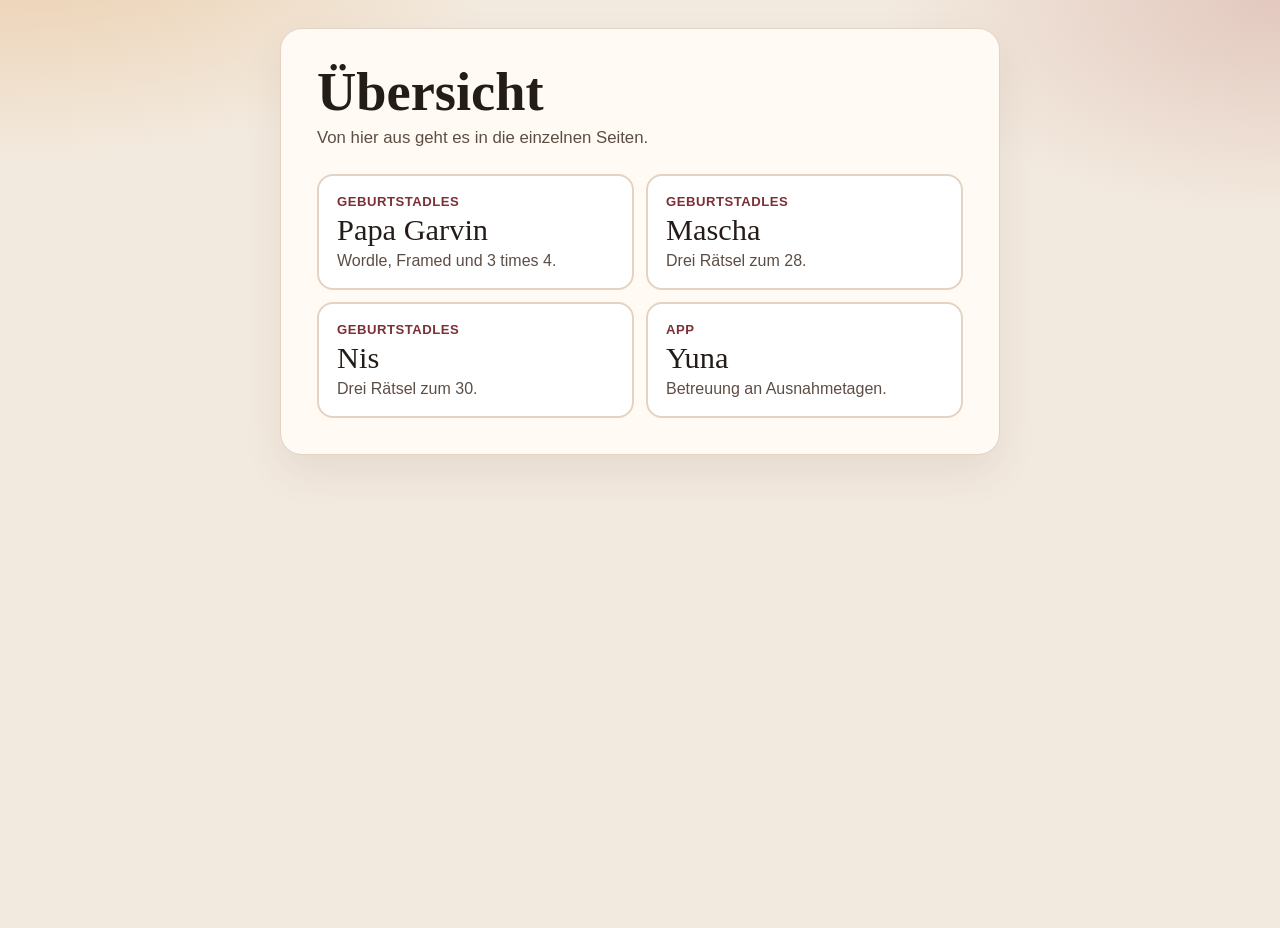
<file: index.html>
<!doctype html>
<html lang="de">
  <head>
    <meta charset="utf-8" />
    <meta name="viewport" content="width=device-width, initial-scale=1" />
    <meta name="description" content="Übersicht der Seiten von Lenja Vollmer." />
    <meta name="theme-color" content="#f3eadf" />
    <title>Übersicht</title>
    <link rel="icon" href="favicon.svg" type="image/svg+xml" />
    <link rel="stylesheet" href="css/menu.css" />
  </head>
  <body>
    <a class="skip" href="#menu">Zum Inhalt</a>
    <main class="sheet" id="menu">
      <h1>Übersicht</h1>
      <p class="lede">Von hier aus geht es in die einzelnen Seiten.</p>
      <nav class="choices" aria-label="Unterseiten">
        <a class="choice" href="garvin/">
          <span class="choice-kicker">Geburtstadles</span>
          <span class="choice-title">Papa Garvin</span>
          <span class="choice-text">Wordle, Framed und 3 times 4.</span>
        </a>
        <a class="choice" href="mascha/">
          <span class="choice-kicker">Geburtstadles</span>
          <span class="choice-title">Mascha</span>
          <span class="choice-text">Drei Rätsel zum 28.</span>
        </a>
        <a class="choice" href="nis/">
          <span class="choice-kicker">Geburtstadles</span>
          <span class="choice-title">Nis</span>
          <span class="choice-text">Drei Rätsel zum 30.</span>
        </a>
        <a class="choice" href="yuna/">
          <span class="choice-kicker">App</span>
          <span class="choice-title">Yuna</span>
          <span class="choice-text">Betreuung an Ausnahmetagen.</span>
        </a>
      </nav>
    </main>
  </body>
</html>
</file>
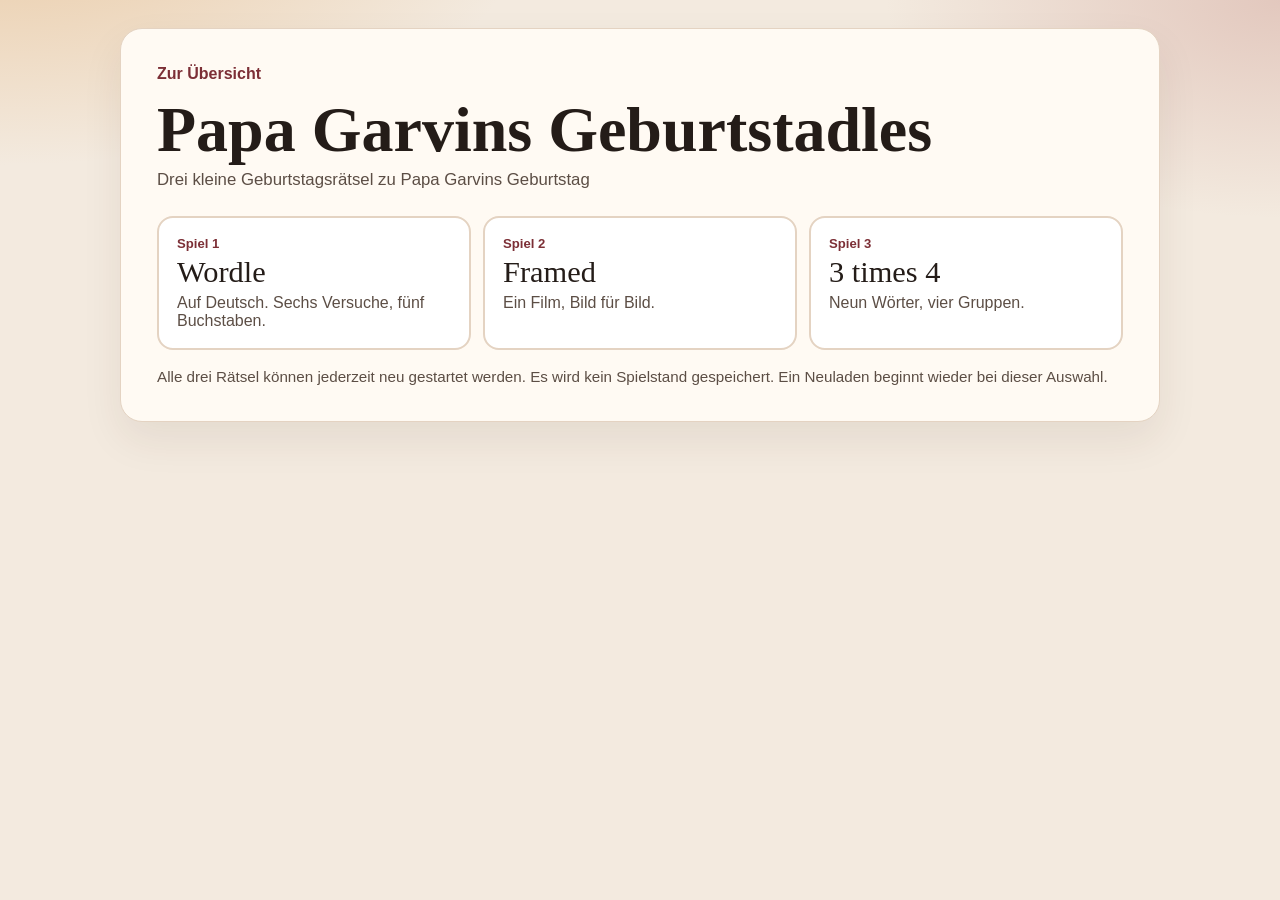
<file: garvin/index.html>
<!doctype html>
<html lang="de">
  <head>
    <meta charset="utf-8" />
    <meta name="viewport" content="width=device-width, initial-scale=1" />
    <meta name="description" content="Papa Garvins Geburtstadles. Drei kleine Geburtstagsrätsel, ohne gespeicherten Spielstand." />
    <meta name="theme-color" content="#f3eadf" />
    <title>Papa Garvins Geburtstadles</title>
    <link rel="icon" href="favicon.svg" type="image/svg+xml" />
    <link rel="stylesheet" href="css/styles.css?v=13" />
  </head>
  <body>
    <a class="skip" href="#app">Zum Inhalt</a>
    <div class="festive" id="festive" aria-hidden="true"></div>
    <div id="app"></div>
    <script type="module" src="js/main.js?v=13"></script>
  </body>
</html>
</file>
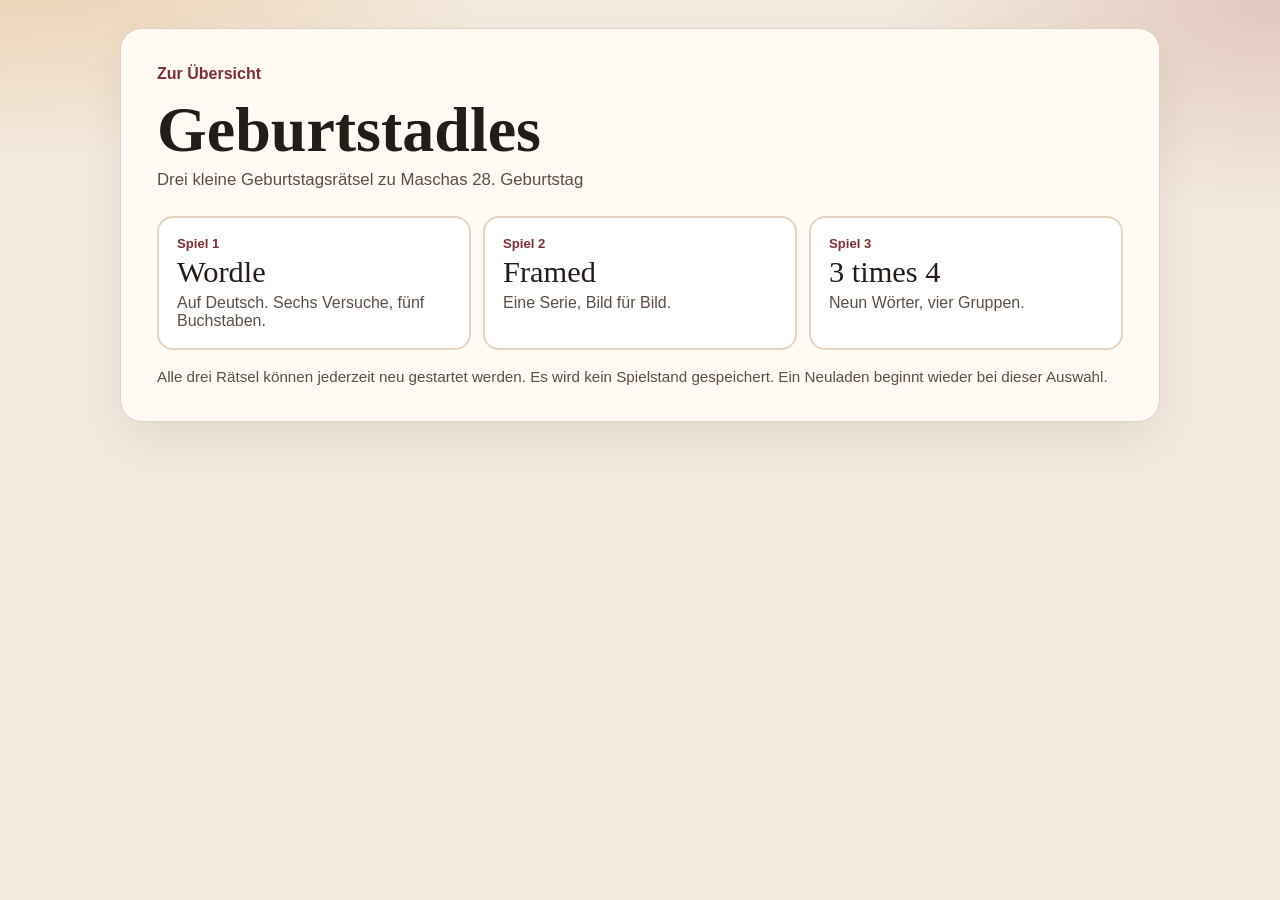
<file: mascha/index.html>
<!doctype html>
<html lang="de">
  <head>
    <meta charset="utf-8" />
    <meta name="viewport" content="width=device-width, initial-scale=1" />
    <meta name="description" content="Geburtstadles. Drei kleine Geburtstagsrätsel zu Maschas 28. Geburtstag, ohne gespeicherten Spielstand." />
    <meta name="theme-color" content="#f3eadf" />
    <title>Geburtstadles</title>
    <link rel="icon" href="favicon.svg" type="image/svg+xml" />
    <link rel="stylesheet" href="css/styles.css?v=7" />
  </head>
  <body>
    <a class="skip" href="#app">Zum Inhalt</a>
    <div class="festive" id="festive" aria-hidden="true"></div>
    <div id="app"></div>
    <script type="module" src="js/main.js?v=8"></script>
  </body>
</html>
</file>
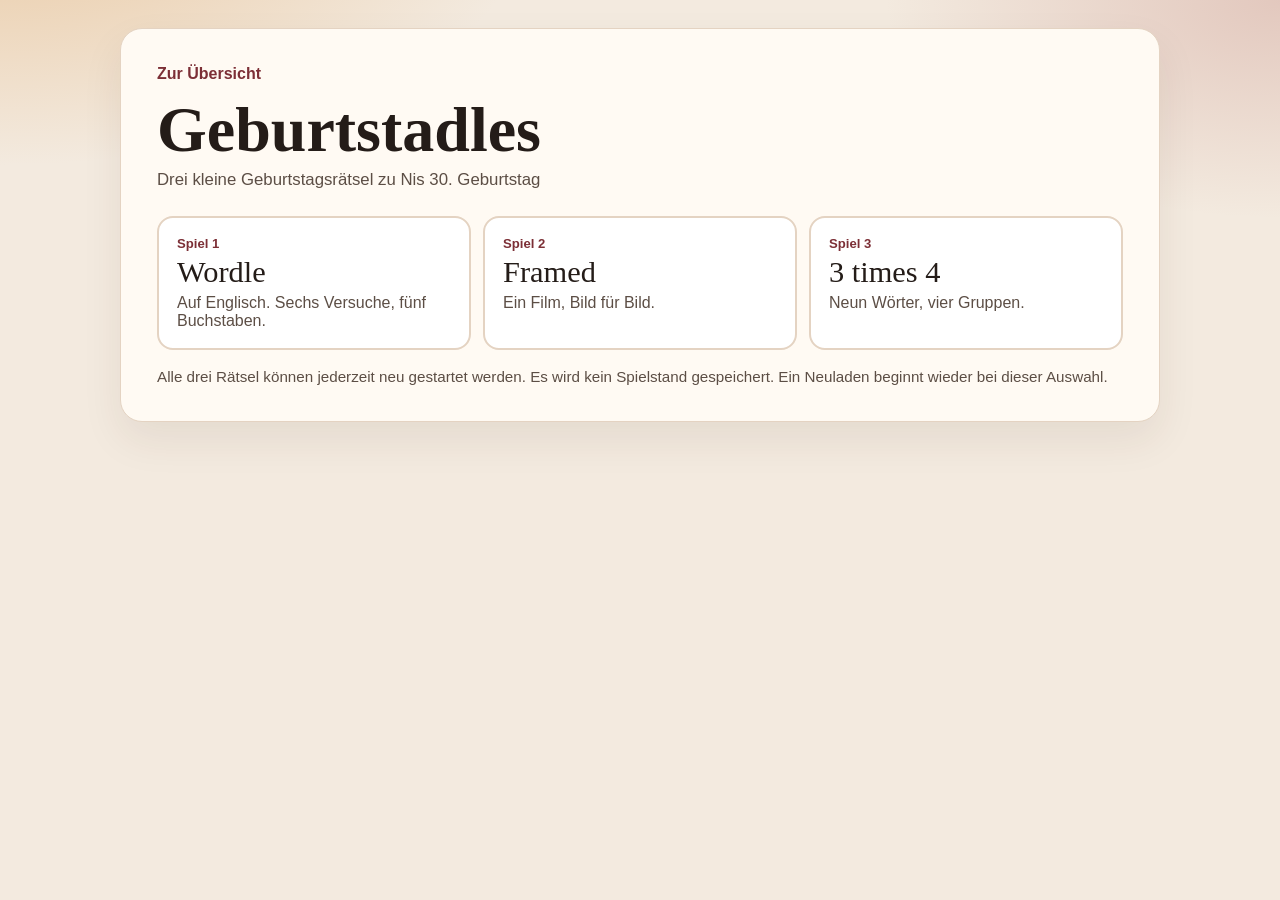
<file: nis/index.html>
<!doctype html>
<html lang="de">
  <head>
    <meta charset="utf-8" />
    <meta name="viewport" content="width=device-width, initial-scale=1" />
    <meta name="description" content="Geburtstadles. Drei kleine Geburtstagsrätsel zu Nis 30. Geburtstag, ohne gespeicherten Spielstand." />
    <meta name="theme-color" content="#f3eadf" />
    <title>Geburtstadles</title>
    <link rel="icon" href="favicon.svg" type="image/svg+xml" />
    <link rel="stylesheet" href="css/styles.css?v=6" />
  </head>
  <body>
    <a class="skip" href="#app">Zum Inhalt</a>
    <div class="festive" id="festive" aria-hidden="true"></div>
    <div id="app"></div>
    <script type="module" src="js/main.js?v=6"></script>
  </body>
</html>
</file>
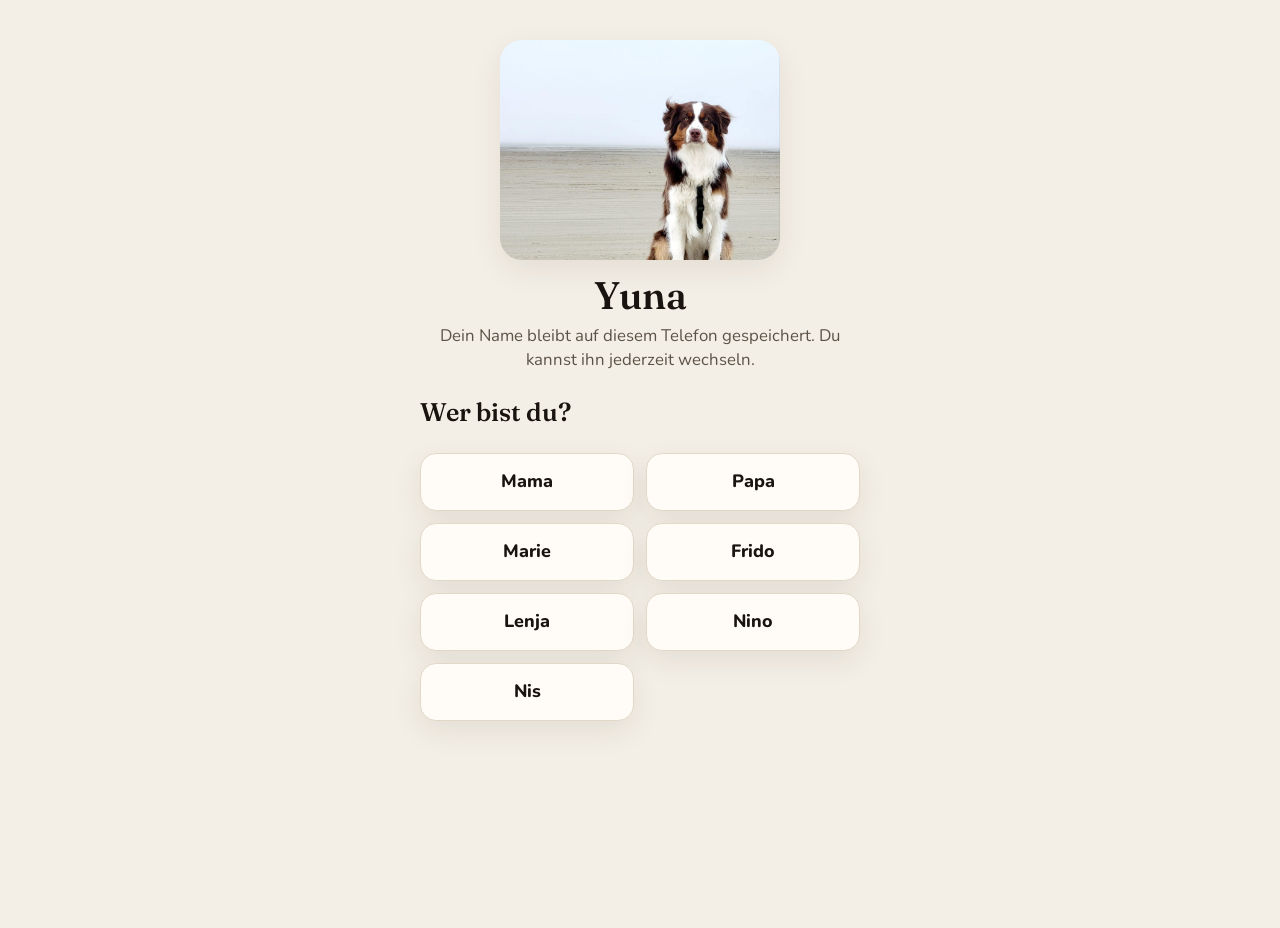
<file: yuna/index.html>
<!doctype html>
<html lang="de">
  <head>
    <meta charset="UTF-8" />
    <meta
      name="viewport"
      content="width=device-width, initial-scale=1, viewport-fit=cover"
    />
    <meta name="theme-color" content="#F4EFE6" />
    <meta name="apple-mobile-web-app-capable" content="yes" />
    <meta name="mobile-web-app-capable" content="yes" />
    <meta name="apple-mobile-web-app-title" content="Yuna" />
    <meta
      name="description"
      content="Familien-App für Yunas Betreuung an Ausnahmetagen."
    />
    <link rel="icon" href="./favicon.svg" type="image/svg+xml" />
    <link rel="apple-touch-icon" href="./apple-touch-icon.png" />
    <link rel="preconnect" href="https://fonts.googleapis.com" />
    <link rel="preconnect" href="https://fonts.gstatic.com" crossorigin />
    <link
      href="https://fonts.googleapis.com/css2?family=Fraunces:opsz,wght@9..144,560;9..144,650&family=Nunito:wght@500;600;700;800&display=swap"
      rel="stylesheet"
    />
    <title>Yuna</title>
    <script type="module" crossorigin src="./assets/index-B6LFglb7.js"></script>
    <link rel="stylesheet" crossorigin href="./assets/index-DbeU1dVy.css">
  <link rel="manifest" href="./manifest.webmanifest"></head>
  <body>
    <div id="root"></div>
  </body>
</html>
</file>
<file: css/menu.css>
:root {
  color-scheme: light;
  --ink: #241c18;
  --muted: #5c4e45;
  --paper: #fffaf3;
  --wash: #f3eadf;
  --line: #e4d3c2;
  --berry: #7c2f36;
  --focus: #1d4e89;
  --shadow: 0 18px 40px rgba(70, 42, 24, 0.08);
  font-family: "Segoe UI", "Helvetica Neue", sans-serif;
}

* { box-sizing: border-box; }

body {
  margin: 0;
  min-height: 100vh;
  color: var(--ink);
  background:
    radial-gradient(920px 440px at 0% -10%, rgba(232, 196, 154, 0.85), transparent 58%),
    radial-gradient(760px 420px at 100% 0%, rgba(184, 112, 104, 0.28), transparent 52%),
    var(--wash);
}

.skip {
  position: absolute;
  left: 12px;
  top: 12px;
  transform: translateY(-140%);
  background: var(--ink);
  color: var(--paper);
  padding: 8px 12px;
  border-radius: 8px;
  z-index: 2;
}

.skip:focus { transform: none; }

.sheet {
  width: min(720px, calc(100% - 28px));
  margin: 28px auto 48px;
  padding: clamp(18px, 3vw, 36px);
  background: var(--paper);
  border: 1px solid var(--line);
  border-radius: 22px;
  box-shadow: var(--shadow);
}

h1, .choice-title {
  font-family: "Palatino Linotype", Palatino, Georgia, serif;
}

h1 {
  margin: 0 0 8px;
  font-size: clamp(2.2rem, 6vw, 3.4rem);
  line-height: 1.02;
  font-weight: 650;
}

p { margin: 0; }

.lede {
  max-width: 36rem;
  color: var(--muted);
  font-size: 1.05rem;
}

.choices {
  display: grid;
  gap: 12px;
  margin-top: 26px;
}

.choice {
  display: flex;
  flex-direction: column;
  align-items: flex-start;
  gap: 4px;
  min-height: 112px;
  padding: 18px;
  text-align: left;
  text-decoration: none;
  color: var(--ink);
  border: 2px solid var(--line);
  border-radius: 16px;
  background: #fff;
}

.choice:hover { border-color: #c8a489; background: #fff7ee; }

.choice-kicker {
  color: var(--berry);
  font-size: 0.82rem;
  font-weight: 700;
  letter-spacing: 0.04em;
  text-transform: uppercase;
}

.choice-title { font-size: clamp(1.5rem, 3vw, 1.9rem); }
.choice-text { color: var(--muted); }

:focus-visible {
  outline: 3px solid var(--focus);
  outline-offset: 3px;
}

@media (min-width: 700px) {
  .choices { grid-template-columns: 1fr 1fr; }
}
</file>
<file: garvin/css/styles.css>
:root {
  color-scheme: light;
  --ink: #241c18;
  --muted: #5c4e45;
  --paper: #fffaf3;
  --wash: #f3eadf;
  --line: #e4d3c2;
  --berry: #7c2f36;
  --pine: #1e5c45;
  --amber: #c9842a;
  --amber-deep: #8a5410;
  --stone: #5e554f;
  --focus: #1d4e89;
  --shadow: 0 18px 40px rgba(70, 42, 24, 0.08);
  font-family: "Segoe UI", "Helvetica Neue", sans-serif;
}

* { box-sizing: border-box; }

[hidden] { display: none !important; }

body {
  margin: 0;
  min-height: 100vh;
  color: var(--ink);
  background:
    radial-gradient(920px 440px at 0% -10%, rgba(232, 196, 154, 0.85), transparent 58%),
    radial-gradient(760px 420px at 100% 0%, rgba(184, 112, 104, 0.28), transparent 52%),
    var(--wash);
}

.festive {
  position: fixed;
  inset: 0;
  z-index: 2;
  overflow: hidden;
  pointer-events: none;
}

.confetti {
  position: absolute;
  width: 6px;
  height: 12px;
  border-radius: 1px;
  opacity: 0;
  animation: burst var(--life, 2s) ease-out forwards;
}

.confetti.round {
  width: 8px;
  height: 8px;
  border-radius: 50%;
}

.confetti.drift {
  animation-name: drift;
  animation-timing-function: linear;
}

.tone-0 { background: #7c2f36; }
.tone-1 { background: #c9842a; }
.tone-2 { background: #1e5c45; }
.tone-3 { background: #f0d2a8; }

@keyframes burst {
  0% { opacity: 1; transform: translate3d(0, 0, 0) rotate(0deg) scale(0.5); }
  20% { opacity: 1; transform: translate3d(var(--dx), var(--dy), 0) rotate(var(--spin)) scale(1); }
  100% { opacity: 0; transform: translate3d(calc(var(--dx) * 0.3), calc(var(--dy) + 46vh), 0) rotate(calc(var(--spin) * 1.7)); }
}

@keyframes drift {
  0% { opacity: 0.9; transform: translate3d(0, 0, 0) rotate(0deg); }
  100% { opacity: 0.15; transform: translate3d(var(--dx), 108vh, 0) rotate(var(--spin)); }
}

.skip {
  position: absolute;
  left: 12px;
  top: 12px;
  transform: translateY(-140%);
  background: var(--ink);
  color: var(--paper);
  padding: 8px 12px;
  border-radius: 8px;
  z-index: 5;
}

.skip:focus { transform: none; }

#app {
  position: relative;
  z-index: 1;
  width: min(1040px, calc(100% - 28px));
  margin: 0 auto;
  padding: 28px 0 48px;
}

h1, h2, h3, .choice-title, .topbar-title, .eyebrow {
  font-family: "Palatino Linotype", Palatino, Georgia, serif;
}

h1 {
  margin: 0 0 8px;
  font-size: clamp(2.2rem, 6vw, 4rem);
  line-height: 1.02;
  font-weight: 650;
}

h2 { margin: 0 0 8px; font-size: 1.45rem; }
h3 { margin: 18px 0 8px; font-size: 1.2rem; }

p { margin: 0; }

.home, .panel {
  background: var(--paper);
  border: 1px solid var(--line);
  border-radius: 22px;
  box-shadow: var(--shadow);
  padding: clamp(18px, 3vw, 36px);
}

.eyebrow {
  margin: 0 0 8px;
  color: var(--berry);
  letter-spacing: 0.14em;
  text-transform: uppercase;
  font-size: 0.82rem;
}

.lede {
  max-width: 38rem;
  color: var(--muted);
  font-size: 1.05rem;
}

.choices {
  display: grid;
  gap: 12px;
  margin: 26px 0 18px;
}

.choice {
  display: flex;
  flex-direction: column;
  align-items: flex-start;
  gap: 4px;
  min-height: 112px;
  padding: 18px;
  text-align: left;
  border: 2px solid var(--line);
  border-radius: 16px;
  background: #fff;
  color: var(--ink);
  cursor: pointer;
}

.choice:hover { border-color: #c8a489; background: #fff7ee; }
.choice-kicker { color: var(--berry); font-size: 0.82rem; font-weight: 700; }
.choice-title { font-size: clamp(1.5rem, 3vw, 1.9rem); }
.choice-text { color: var(--muted); }

.footnote { color: var(--muted); font-size: 0.95rem; }

.overview-link {
  display: inline-block;
  margin-bottom: 14px;
  color: var(--berry);
  font-weight: 700;
  text-decoration: none;
}
.overview-link:hover { text-decoration: underline; }

.topbar {
  display: flex;
  align-items: center;
  justify-content: space-between;
  gap: 12px;
  margin-bottom: 14px;
}

.topbar-title { margin: 0; font-size: 1.15rem; }

button, .title-input, .copy-fallback {
  font: inherit;
  color: inherit;
}

button {
  border: 0;
  border-radius: 12px;
  cursor: pointer;
}

.back, .secondary, .primary {
  min-height: 48px;
  padding: 10px 14px;
}

.back, .secondary {
  background: #fff;
  border: 2px solid var(--line);
}

.primary {
  background: var(--ink);
  color: var(--paper);
}

button:disabled {
  cursor: not-allowed;
  opacity: 0.45;
}

.panel { display: grid; gap: 14px; }
.panel h1 { font-size: clamp(2rem, 5vw, 2.8rem); }

.grid {
  display: grid;
  gap: 8px;
  width: min(100%, 360px);
  margin: 4px auto;
}

.grid-row { display: grid; grid-template-columns: repeat(5, minmax(0, 1fr)); gap: 8px; }

.cell {
  position: relative;
  aspect-ratio: 1;
  display: grid;
  place-items: center;
  border: 2px solid #cbbbaa;
  border-radius: 10px;
  background: #fff;
  font-size: clamp(1.15rem, 5vw, 1.7rem);
  font-weight: 750;
}

.cell.is-filled { border-color: #8d7564; }
.cell-mark { position: absolute; right: 5px; bottom: 2px; font-size: 0.78rem; line-height: 1; }
.cell.is-correct, .swatch.is-correct, .key.is-correct { background: var(--pine); color: #f7f3ea; border-color: var(--pine); }
.cell.is-present, .swatch.is-present, .key.is-present {
  background: repeating-linear-gradient(135deg, #e0a24a, #e0a24a 7px, #c9842a 7px, #c9842a 14px);
  color: #1c140c;
  border-color: var(--amber-deep);
}
.cell.is-absent, .swatch.is-absent, .key.is-absent { background: var(--stone); color: #f7f3ea; border-color: var(--stone); }

.legend {
  display: flex;
  flex-wrap: wrap;
  gap: 10px 16px;
  margin: 0;
  padding: 0;
  list-style: none;
  color: var(--muted);
  font-size: 0.92rem;
}

.legend li { display: flex; align-items: center; gap: 6px; }
.swatch {
  width: 1.4rem;
  height: 1.4rem;
  display: grid;
  place-items: center;
  border-radius: 4px;
  border: 2px solid transparent;
  font-size: 0.8rem;
}

.keyboard { display: grid; gap: 6px; width: min(100%, 520px); margin: 0 auto; }
.key-row { display: flex; justify-content: center; gap: 4px; }
.key {
  min-width: 28px;
  min-height: 48px;
  padding: 6px 4px;
  flex: 1;
  background: #efe4d6;
  border-radius: 8px;
  font-weight: 700;
}
.key-wide { flex: 1.5; font-size: 0.82rem; }

.live {
  min-height: 1.4em;
  font-weight: 650;
}

.result {
  display: grid;
  gap: 8px;
  padding: 14px;
  border-radius: 14px;
  background: #f7efe4;
  border: 1px solid var(--line);
}

.share-box { display: grid; gap: 8px; }
.fallback { display: grid; gap: 6px; }
.copy-fallback {
  width: 100%;
  padding: 8px;
  border-radius: 8px;
  border: 2px solid var(--line);
  background: #fff;
}

.counter { font-weight: 750; }
.steps {
  display: flex;
  gap: 8px;
  margin: 0;
  padding: 0;
  list-style: none;
}
.steps li {
  width: 2rem;
  height: 2rem;
  display: grid;
  place-items: center;
  border-radius: 999px;
  border: 2px solid #cbbbaa;
  font-weight: 750;
}
.steps .is-current { background: var(--ink); color: var(--paper); border-color: var(--ink); }
.steps .is-done { background: #efe4d6; }

.shot-wrap {
  display: grid;
  place-items: center;
  min-height: 180px;
  border-radius: 16px;
  background: #231c18;
  overflow: hidden;
}
.shot {
  width: 100%;
  max-height: min(62vh, 540px);
  object-fit: contain;
}
.missing {
  margin: 16px;
  color: #f7f1e6;
}

.guess-form, .form-actions { display: grid; gap: 8px; }
.title-input {
  width: 100%;
  min-height: 48px;
  padding: 10px 12px;
  border-radius: 12px;
  border: 2px solid #cbbbaa;
  background: #fff;
}

.board {
  display: grid;
  grid-template-columns: repeat(3, minmax(0, 1fr));
  gap: 8px;
}
.word-tile, .word-gap { min-height: 78px; }
.word-tile {
  position: relative;
  display: flex;
  flex-direction: column;
  align-items: center;
  justify-content: center;
  gap: 4px;
  padding: 8px;
  border: 2px solid #cbbbaa;
  border-radius: 14px;
  background: #fff;
  font-weight: 750;
}
.word-label { font-size: clamp(0.78rem, 2.5vw, 1rem); text-align: center; overflow-wrap: anywhere; }
.hub-tag, .picked-tag { font-size: 0.72rem; font-weight: 700; letter-spacing: 0.04em; text-transform: uppercase; }
.hub-tag { color: var(--berry); }
.picked-tag { color: var(--focus); }
.word-tile.is-selected {
  border-color: var(--focus);
  background: #eef4fb;
  box-shadow: inset 0 0 0 2px var(--focus);
}
.word-tile.is-hub { background: #fff6ea; }
.word-tile:disabled:not(.is-hub-known):not(.is-spent) {
  cursor: default;
  opacity: 1;
  color: var(--ink);
  background: #fff;
  border-color: #cbbbaa;
}
.word-tile.is-spent,
.word-tile.is-spent:disabled {
  background: #e4ded7;
  color: #8a817a;
  border-color: #d0c8c0;
  opacity: 0.82;
  cursor: default;
}
.word-tile.is-spent.is-selected {
  border-color: var(--focus);
  box-shadow: inset 0 0 0 2px var(--focus);
  opacity: 1;
  cursor: pointer;
}
.word-tile.is-hub-known {
  border: 3px solid transparent;
  background:
    linear-gradient(145deg, #ffd0d6, #ffe0b8 22%, #fff1a8 40%, #c9f5c4 58%, #c5e6ff 76%, #e4d0ff) padding-box,
    conic-gradient(from 30deg, #e23d3d, #f08a24, #f2d04b, #3caf6e, #2f7edb, #7a4ea3, #e23d3d) border-box;
  color: #2c1a22;
  box-shadow: 0 8px 18px rgba(122, 78, 163, 0.28);
}
.word-tile.is-hub-known:disabled { opacity: 1; }
.word-tile.is-hub-known.is-selected {
  box-shadow: inset 0 0 0 2px #1d4e89, 0 8px 18px rgba(122, 78, 163, 0.28);
}
.word-gap { visibility: hidden; }

.solved-list { display: grid; gap: 8px; }
.solved-card {
  padding: 12px 14px;
  border-radius: 14px;
  background: #f7efe4;
  border: 1px solid var(--line);
  display: grid;
  gap: 4px;
}
.solved-year { background: #f6d5d2; border-color: #c47c78; }
.solved-october { background: #f8e6bc; border-color: #c29a4a; }
.solved-kids { background: #d7e3f6; border-color: #7d96c6; }
.solved-towns { background: #d5eadc; border-color: #6a9e7c; }
.solved-words { font-weight: 750; }

.is-flipping { animation: flip 420ms ease; }
.is-shaking { animation: shake 380ms ease; }

@keyframes flip {
  0% { transform: rotateX(0); }
  50% { transform: rotateX(90deg); }
  100% { transform: rotateX(0); }
}
@keyframes shake {
  0%, 100% { transform: translateX(0); }
  25% { transform: translateX(-6px); }
  75% { transform: translateX(6px); }
}

:focus-visible {
  outline: 3px solid var(--focus);
  outline-offset: 3px;
}

@media (min-width: 800px) {
  .choices { grid-template-columns: repeat(3, 1fr); }
  .guess-form { grid-template-columns: 1fr auto; align-items: center; }
  .form-actions { grid-auto-flow: column; }
}

@media (max-width: 420px) {
  .key { min-width: 0; padding-inline: 2px; font-size: 0.78rem; }
  .topbar { align-items: stretch; flex-direction: column; }
}

@media (prefers-reduced-motion: reduce) {
  *, *::before, *::after {
    animation-duration: 0.01ms !important;
    animation-iteration-count: 1 !important;
    transition-duration: 0.01ms !important;
  }
}
</file>
<file: mascha/css/styles.css>
:root {
  color-scheme: light;
  --ink: #241c18;
  --muted: #5c4e45;
  --paper: #fffaf3;
  --wash: #f3eadf;
  --line: #e4d3c2;
  --berry: #7c2f36;
  --pine: #1e5c45;
  --amber: #c9842a;
  --amber-deep: #8a5410;
  --stone: #5e554f;
  --focus: #1d4e89;
  --shadow: 0 18px 40px rgba(70, 42, 24, 0.08);
  font-family: "Segoe UI", "Helvetica Neue", sans-serif;
}

* { box-sizing: border-box; }

[hidden] { display: none !important; }

body {
  margin: 0;
  min-height: 100vh;
  color: var(--ink);
  background:
    radial-gradient(920px 440px at 0% -10%, rgba(232, 196, 154, 0.85), transparent 58%),
    radial-gradient(760px 420px at 100% 0%, rgba(184, 112, 104, 0.28), transparent 52%),
    var(--wash);
}

.festive {
  position: fixed;
  inset: 0;
  z-index: 2;
  overflow: hidden;
  pointer-events: none;
}

.confetti {
  position: absolute;
  width: 6px;
  height: 12px;
  border-radius: 1px;
  opacity: 0;
  animation: burst var(--life, 2s) ease-out forwards;
}

.confetti.round {
  width: 8px;
  height: 8px;
  border-radius: 50%;
}

.confetti.drift {
  animation-name: drift;
  animation-timing-function: linear;
}

.tone-0 { background: #7c2f36; }
.tone-1 { background: #c9842a; }
.tone-2 { background: #1e5c45; }
.tone-3 { background: #f0d2a8; }

@keyframes burst {
  0% { opacity: 1; transform: translate3d(0, 0, 0) rotate(0deg) scale(0.5); }
  20% { opacity: 1; transform: translate3d(var(--dx), var(--dy), 0) rotate(var(--spin)) scale(1); }
  100% { opacity: 0; transform: translate3d(calc(var(--dx) * 0.3), calc(var(--dy) + 46vh), 0) rotate(calc(var(--spin) * 1.7)); }
}

@keyframes drift {
  0% { opacity: 0.9; transform: translate3d(0, 0, 0) rotate(0deg); }
  100% { opacity: 0.15; transform: translate3d(var(--dx), 108vh, 0) rotate(var(--spin)); }
}

.skip {
  position: absolute;
  left: 12px;
  top: 12px;
  transform: translateY(-140%);
  background: var(--ink);
  color: var(--paper);
  padding: 8px 12px;
  border-radius: 8px;
  z-index: 5;
}

.skip:focus { transform: none; }

#app {
  position: relative;
  z-index: 1;
  width: min(1040px, calc(100% - 28px));
  margin: 0 auto;
  padding: 28px 0 48px;
}

h1, h2, h3, .choice-title, .topbar-title, .eyebrow {
  font-family: "Palatino Linotype", Palatino, Georgia, serif;
}

h1 {
  margin: 0 0 8px;
  font-size: clamp(2.2rem, 6vw, 4rem);
  line-height: 1.02;
  font-weight: 650;
}

h2 { margin: 0 0 8px; font-size: 1.45rem; }
h3 { margin: 18px 0 8px; font-size: 1.2rem; }

p { margin: 0; }

.home, .panel {
  background: var(--paper);
  border: 1px solid var(--line);
  border-radius: 22px;
  box-shadow: var(--shadow);
  padding: clamp(18px, 3vw, 36px);
}

.eyebrow {
  margin: 0 0 8px;
  color: var(--berry);
  letter-spacing: 0.14em;
  text-transform: uppercase;
  font-size: 0.82rem;
}

.lede {
  max-width: 38rem;
  color: var(--muted);
  font-size: 1.05rem;
}

.choices {
  display: grid;
  gap: 12px;
  margin: 26px 0 18px;
}

.choice {
  display: flex;
  flex-direction: column;
  align-items: flex-start;
  gap: 4px;
  min-height: 112px;
  padding: 18px;
  text-align: left;
  border: 2px solid var(--line);
  border-radius: 16px;
  background: #fff;
  color: var(--ink);
  cursor: pointer;
}

.choice:hover { border-color: #c8a489; background: #fff7ee; }
.choice-kicker { color: var(--berry); font-size: 0.82rem; font-weight: 700; }
.choice-title { font-size: clamp(1.5rem, 3vw, 1.9rem); }
.choice-text { color: var(--muted); }

.footnote { color: var(--muted); font-size: 0.95rem; }

.overview-link {
  display: inline-block;
  margin-bottom: 14px;
  color: var(--berry);
  font-weight: 700;
  text-decoration: none;
}
.overview-link:hover { text-decoration: underline; }

.topbar {
  display: flex;
  align-items: center;
  justify-content: space-between;
  gap: 12px;
  margin-bottom: 14px;
}

.topbar-title { margin: 0; font-size: 1.15rem; }

button, .title-input, .copy-fallback {
  font: inherit;
  color: inherit;
}

button {
  border: 0;
  border-radius: 12px;
  cursor: pointer;
}

.back, .secondary, .primary {
  min-height: 48px;
  padding: 10px 14px;
}

.back, .secondary {
  background: #fff;
  border: 2px solid var(--line);
}

.primary {
  background: var(--ink);
  color: var(--paper);
}

button:disabled {
  cursor: not-allowed;
  opacity: 0.45;
}

.panel { display: grid; gap: 14px; }
.panel h1 { font-size: clamp(2rem, 5vw, 2.8rem); }

.grid {
  display: grid;
  gap: 8px;
  width: min(100%, 360px);
  margin: 4px auto;
}

.grid-row { display: grid; grid-template-columns: repeat(5, minmax(0, 1fr)); gap: 8px; }

.cell {
  position: relative;
  aspect-ratio: 1;
  display: grid;
  place-items: center;
  border: 2px solid #cbbbaa;
  border-radius: 10px;
  background: #fff;
  font-size: clamp(1.15rem, 5vw, 1.7rem);
  font-weight: 750;
}

.cell.is-filled { border-color: #8d7564; }
.cell-mark { position: absolute; right: 5px; bottom: 2px; font-size: 0.78rem; line-height: 1; }
.cell.is-correct, .swatch.is-correct, .key.is-correct { background: var(--pine); color: #f7f3ea; border-color: var(--pine); }
.cell.is-present, .swatch.is-present, .key.is-present {
  background: repeating-linear-gradient(135deg, #e0a24a, #e0a24a 7px, #c9842a 7px, #c9842a 14px);
  color: #1c140c;
  border-color: var(--amber-deep);
}
.cell.is-absent, .swatch.is-absent, .key.is-absent { background: var(--stone); color: #f7f3ea; border-color: var(--stone); }

.legend {
  display: flex;
  flex-wrap: wrap;
  gap: 10px 16px;
  margin: 0;
  padding: 0;
  list-style: none;
  color: var(--muted);
  font-size: 0.92rem;
}

.legend li { display: flex; align-items: center; gap: 6px; }
.swatch {
  width: 1.4rem;
  height: 1.4rem;
  display: grid;
  place-items: center;
  border-radius: 4px;
  border: 2px solid transparent;
  font-size: 0.8rem;
}

.keyboard { display: grid; gap: 6px; width: min(100%, 520px); margin: 0 auto; }
.key-row { display: flex; justify-content: center; gap: 4px; }
.key {
  min-width: 28px;
  min-height: 48px;
  padding: 6px 4px;
  flex: 1;
  background: #efe4d6;
  border-radius: 8px;
  font-weight: 700;
}
.key-wide { flex: 1.5; font-size: 0.82rem; }

.live {
  min-height: 1.4em;
  font-weight: 650;
}

.result {
  display: grid;
  gap: 8px;
  padding: 14px;
  border-radius: 14px;
  background: #f7efe4;
  border: 1px solid var(--line);
}

.share-box { display: grid; gap: 8px; }
.fallback { display: grid; gap: 6px; }
.copy-fallback {
  width: 100%;
  padding: 8px;
  border-radius: 8px;
  border: 2px solid var(--line);
  background: #fff;
}

.counter { font-weight: 750; }
.steps {
  display: flex;
  gap: 8px;
  margin: 0;
  padding: 0;
  list-style: none;
}
.steps li {
  width: 2rem;
  height: 2rem;
  display: grid;
  place-items: center;
  border-radius: 999px;
  border: 2px solid #cbbbaa;
  font-weight: 750;
}
.steps .is-current { background: var(--ink); color: var(--paper); border-color: var(--ink); }
.steps .is-done { background: #efe4d6; }

.shot-wrap {
  display: grid;
  place-items: center;
  min-height: 180px;
  border-radius: 16px;
  background: #231c18;
  overflow: hidden;
}
.shot {
  width: 100%;
  max-height: min(62vh, 540px);
  object-fit: contain;
}
.missing {
  margin: 16px;
  color: #f7f1e6;
}

.guess-form, .form-actions { display: grid; gap: 8px; }
.title-input {
  width: 100%;
  min-height: 48px;
  padding: 10px 12px;
  border-radius: 12px;
  border: 2px solid #cbbbaa;
  background: #fff;
}

.board {
  display: grid;
  grid-template-columns: repeat(3, minmax(0, 1fr));
  gap: 8px;
}
.word-tile, .word-gap { min-height: 78px; }
.word-tile {
  position: relative;
  display: flex;
  flex-direction: column;
  align-items: center;
  justify-content: center;
  gap: 4px;
  padding: 8px;
  border: 2px solid #cbbbaa;
  border-radius: 14px;
  background: #fff;
  font-weight: 750;
}
.word-label { font-size: clamp(0.78rem, 2.5vw, 1rem); text-align: center; overflow-wrap: anywhere; }
.hub-tag, .picked-tag { font-size: 0.72rem; font-weight: 700; letter-spacing: 0.04em; text-transform: uppercase; }
.hub-tag { color: var(--berry); }
.picked-tag { color: var(--focus); }
.word-tile.is-selected {
  border-color: var(--focus);
  background: #eef4fb;
  box-shadow: inset 0 0 0 2px var(--focus);
}
.word-tile.is-hub { background: #fff6ea; }
.word-gap { visibility: hidden; }

.solved-list { display: grid; gap: 8px; }
.solved-card {
  padding: 12px 14px;
  border-radius: 14px;
  background: #f7efe4;
  border: 1px solid var(--line);
  display: grid;
  gap: 4px;
}
.solved-year { background: #f6d5d2; border-color: #c47c78; }
.solved-names { background: #f8e6bc; border-color: #c29a4a; }
.solved-six { background: #d5eadc; border-color: #6a9e7c; }
.solved-kids { background: #d7e3f6; border-color: #7d96c6; }
.solved-words { font-weight: 750; }

.is-flipping { animation: flip 420ms ease; }
.is-shaking { animation: shake 380ms ease; }

@keyframes flip {
  0% { transform: rotateX(0); }
  50% { transform: rotateX(90deg); }
  100% { transform: rotateX(0); }
}
@keyframes shake {
  0%, 100% { transform: translateX(0); }
  25% { transform: translateX(-6px); }
  75% { transform: translateX(6px); }
}

:focus-visible {
  outline: 3px solid var(--focus);
  outline-offset: 3px;
}

@media (min-width: 800px) {
  .choices { grid-template-columns: repeat(3, 1fr); }
  .guess-form { grid-template-columns: 1fr auto; align-items: center; }
  .form-actions { grid-auto-flow: column; }
}

@media (max-width: 420px) {
  .key { min-width: 0; padding-inline: 2px; font-size: 0.78rem; }
  .topbar { align-items: stretch; flex-direction: column; }
}

@media (prefers-reduced-motion: reduce) {
  *, *::before, *::after {
    animation-duration: 0.01ms !important;
    animation-iteration-count: 1 !important;
    transition-duration: 0.01ms !important;
  }
}
</file>
<file: nis/css/styles.css>
:root {
  color-scheme: light;
  --ink: #241c18;
  --muted: #5c4e45;
  --paper: #fffaf3;
  --wash: #f3eadf;
  --line: #e4d3c2;
  --berry: #7c2f36;
  --pine: #1e5c45;
  --amber: #c9842a;
  --amber-deep: #8a5410;
  --stone: #5e554f;
  --focus: #1d4e89;
  --shadow: 0 18px 40px rgba(70, 42, 24, 0.08);
  font-family: "Segoe UI", "Helvetica Neue", sans-serif;
}

* { box-sizing: border-box; }

[hidden] { display: none !important; }

body {
  margin: 0;
  min-height: 100vh;
  color: var(--ink);
  background:
    radial-gradient(920px 440px at 0% -10%, rgba(232, 196, 154, 0.85), transparent 58%),
    radial-gradient(760px 420px at 100% 0%, rgba(184, 112, 104, 0.28), transparent 52%),
    var(--wash);
}

.festive {
  position: fixed;
  inset: 0;
  z-index: 2;
  overflow: hidden;
  pointer-events: none;
}

.confetti {
  position: absolute;
  width: 6px;
  height: 12px;
  border-radius: 1px;
  opacity: 0;
  animation: burst var(--life, 2s) ease-out forwards;
}

.confetti.round {
  width: 8px;
  height: 8px;
  border-radius: 50%;
}

.confetti.drift {
  animation-name: drift;
  animation-timing-function: linear;
}

.tone-0 { background: #7c2f36; }
.tone-1 { background: #c9842a; }
.tone-2 { background: #1e5c45; }
.tone-3 { background: #f0d2a8; }

@keyframes burst {
  0% { opacity: 1; transform: translate3d(0, 0, 0) rotate(0deg) scale(0.5); }
  20% { opacity: 1; transform: translate3d(var(--dx), var(--dy), 0) rotate(var(--spin)) scale(1); }
  100% { opacity: 0; transform: translate3d(calc(var(--dx) * 0.3), calc(var(--dy) + 46vh), 0) rotate(calc(var(--spin) * 1.7)); }
}

@keyframes drift {
  0% { opacity: 0.9; transform: translate3d(0, 0, 0) rotate(0deg); }
  100% { opacity: 0.15; transform: translate3d(var(--dx), 108vh, 0) rotate(var(--spin)); }
}

.skip {
  position: absolute;
  left: 12px;
  top: 12px;
  transform: translateY(-140%);
  background: var(--ink);
  color: var(--paper);
  padding: 8px 12px;
  border-radius: 8px;
  z-index: 5;
}

.skip:focus { transform: none; }

#app {
  position: relative;
  z-index: 1;
  width: min(1040px, calc(100% - 28px));
  margin: 0 auto;
  padding: 28px 0 48px;
}

h1, h2, h3, .choice-title, .topbar-title, .eyebrow {
  font-family: "Palatino Linotype", Palatino, Georgia, serif;
}

h1 {
  margin: 0 0 8px;
  font-size: clamp(2.2rem, 6vw, 4rem);
  line-height: 1.02;
  font-weight: 650;
}

h2 { margin: 0 0 8px; font-size: 1.45rem; }
h3 { margin: 18px 0 8px; font-size: 1.2rem; }

p { margin: 0; }

.home, .panel {
  background: var(--paper);
  border: 1px solid var(--line);
  border-radius: 22px;
  box-shadow: var(--shadow);
  padding: clamp(18px, 3vw, 36px);
}

.eyebrow {
  margin: 0 0 8px;
  color: var(--berry);
  letter-spacing: 0.14em;
  text-transform: uppercase;
  font-size: 0.82rem;
}

.lede {
  max-width: 38rem;
  color: var(--muted);
  font-size: 1.05rem;
}

.choices {
  display: grid;
  gap: 12px;
  margin: 26px 0 18px;
}

.choice {
  display: flex;
  flex-direction: column;
  align-items: flex-start;
  gap: 4px;
  min-height: 112px;
  padding: 18px;
  text-align: left;
  border: 2px solid var(--line);
  border-radius: 16px;
  background: #fff;
  color: var(--ink);
  cursor: pointer;
}

.choice:hover { border-color: #c8a489; background: #fff7ee; }
.choice-kicker { color: var(--berry); font-size: 0.82rem; font-weight: 700; }
.choice-title { font-size: clamp(1.5rem, 3vw, 1.9rem); }
.choice-text { color: var(--muted); }

.footnote { color: var(--muted); font-size: 0.95rem; }

.overview-link {
  display: inline-block;
  margin-bottom: 14px;
  color: var(--berry);
  font-weight: 700;
  text-decoration: none;
}
.overview-link:hover { text-decoration: underline; }

.topbar {
  display: flex;
  align-items: center;
  justify-content: space-between;
  gap: 12px;
  margin-bottom: 14px;
}

.topbar-title { margin: 0; font-size: 1.15rem; }

button, .title-input, .copy-fallback {
  font: inherit;
  color: inherit;
}

button {
  border: 0;
  border-radius: 12px;
  cursor: pointer;
}

.back, .secondary, .primary {
  min-height: 48px;
  padding: 10px 14px;
}

.back, .secondary {
  background: #fff;
  border: 2px solid var(--line);
}

.primary {
  background: var(--ink);
  color: var(--paper);
}

button:disabled {
  cursor: not-allowed;
  opacity: 0.45;
}

.panel { display: grid; gap: 14px; }
.panel h1 { font-size: clamp(2rem, 5vw, 2.8rem); }

.grid {
  display: grid;
  gap: 8px;
  width: min(100%, 360px);
  margin: 4px auto;
}

.grid-row { display: grid; grid-template-columns: repeat(5, minmax(0, 1fr)); gap: 8px; }

.cell {
  position: relative;
  aspect-ratio: 1;
  display: grid;
  place-items: center;
  border: 2px solid #cbbbaa;
  border-radius: 10px;
  background: #fff;
  font-size: clamp(1.15rem, 5vw, 1.7rem);
  font-weight: 750;
}

.cell.is-filled { border-color: #8d7564; }
.cell-mark { position: absolute; right: 5px; bottom: 2px; font-size: 0.78rem; line-height: 1; }
.cell.is-correct, .swatch.is-correct, .key.is-correct { background: var(--pine); color: #f7f3ea; border-color: var(--pine); }
.cell.is-present, .swatch.is-present, .key.is-present {
  background: repeating-linear-gradient(135deg, #e0a24a, #e0a24a 7px, #c9842a 7px, #c9842a 14px);
  color: #1c140c;
  border-color: var(--amber-deep);
}
.cell.is-absent, .swatch.is-absent, .key.is-absent { background: var(--stone); color: #f7f3ea; border-color: var(--stone); }

.legend {
  display: flex;
  flex-wrap: wrap;
  gap: 10px 16px;
  margin: 0;
  padding: 0;
  list-style: none;
  color: var(--muted);
  font-size: 0.92rem;
}

.legend li { display: flex; align-items: center; gap: 6px; }
.swatch {
  width: 1.4rem;
  height: 1.4rem;
  display: grid;
  place-items: center;
  border-radius: 4px;
  border: 2px solid transparent;
  font-size: 0.8rem;
}

.keyboard { display: grid; gap: 6px; width: min(100%, 520px); margin: 0 auto; }
.key-row { display: flex; justify-content: center; gap: 4px; }
.key {
  min-width: 28px;
  min-height: 48px;
  padding: 6px 4px;
  flex: 1;
  background: #efe4d6;
  border-radius: 8px;
  font-weight: 700;
}
.key-wide { flex: 1.5; font-size: 0.82rem; }

.live {
  min-height: 1.4em;
  font-weight: 650;
}

.result {
  display: grid;
  gap: 8px;
  padding: 14px;
  border-radius: 14px;
  background: #f7efe4;
  border: 1px solid var(--line);
}

.share-box { display: grid; gap: 8px; }
.fallback { display: grid; gap: 6px; }
.copy-fallback {
  width: 100%;
  padding: 8px;
  border-radius: 8px;
  border: 2px solid var(--line);
  background: #fff;
}

.counter { font-weight: 750; }
.steps {
  display: flex;
  gap: 8px;
  margin: 0;
  padding: 0;
  list-style: none;
}
.steps li {
  width: 2rem;
  height: 2rem;
  display: grid;
  place-items: center;
  border-radius: 999px;
  border: 2px solid #cbbbaa;
  font-weight: 750;
}
.steps .is-current { background: var(--ink); color: var(--paper); border-color: var(--ink); }
.steps .is-done { background: #efe4d6; }

.shot-wrap {
  display: grid;
  place-items: center;
  min-height: 180px;
  border-radius: 16px;
  background: #231c18;
  overflow: hidden;
}
.shot {
  width: 100%;
  max-height: min(62vh, 540px);
  object-fit: contain;
}
.missing {
  margin: 16px;
  color: #f7f1e6;
}

.guess-form, .form-actions { display: grid; gap: 8px; }
.title-input {
  width: 100%;
  min-height: 48px;
  padding: 10px 12px;
  border-radius: 12px;
  border: 2px solid #cbbbaa;
  background: #fff;
}

.board {
  display: grid;
  grid-template-columns: repeat(3, minmax(0, 1fr));
  gap: 8px;
}
.word-tile, .word-gap { min-height: 78px; }
.word-tile {
  position: relative;
  display: flex;
  flex-direction: column;
  align-items: center;
  justify-content: center;
  gap: 4px;
  padding: 8px;
  border: 2px solid #cbbbaa;
  border-radius: 14px;
  background: #fff;
  font-weight: 750;
}
.word-label { font-size: clamp(0.78rem, 2.5vw, 1rem); text-align: center; overflow-wrap: anywhere; }
.hub-tag, .picked-tag { font-size: 0.72rem; font-weight: 700; letter-spacing: 0.04em; text-transform: uppercase; }
.hub-tag { color: var(--berry); }
.picked-tag { color: var(--focus); }
.word-tile.is-selected {
  border-color: var(--focus);
  background: #eef4fb;
  box-shadow: inset 0 0 0 2px var(--focus);
}
.word-tile.is-hub { background: #fff6ea; }
.word-gap { visibility: hidden; }

.solved-list { display: grid; gap: 8px; }
.solved-card {
  padding: 12px 14px;
  border-radius: 14px;
  background: #f7efe4;
  border: 1px solid var(--line);
  display: grid;
  gap: 4px;
}
.solved-year { background: #f6d5d2; border-color: #c47c78; }
.solved-begin { background: #f8e6bc; border-color: #c29a4a; }
.solved-reverse { background: #d5eadc; border-color: #6a9e7c; }
.solved-eu { background: #d7e3f6; border-color: #7d96c6; }
.solved-words { font-weight: 750; }

.is-flipping { animation: flip 420ms ease; }
.is-shaking { animation: shake 380ms ease; }

@keyframes flip {
  0% { transform: rotateX(0); }
  50% { transform: rotateX(90deg); }
  100% { transform: rotateX(0); }
}
@keyframes shake {
  0%, 100% { transform: translateX(0); }
  25% { transform: translateX(-6px); }
  75% { transform: translateX(6px); }
}

:focus-visible {
  outline: 3px solid var(--focus);
  outline-offset: 3px;
}

@media (min-width: 800px) {
  .choices { grid-template-columns: repeat(3, 1fr); }
  .guess-form { grid-template-columns: 1fr auto; align-items: center; }
  .form-actions { grid-auto-flow: column; }
}

@media (max-width: 420px) {
  .key { min-width: 0; padding-inline: 2px; font-size: 0.78rem; }
  .topbar { align-items: stretch; flex-direction: column; }
}

@media (prefers-reduced-motion: reduce) {
  *, *::before, *::after {
    animation-duration: 0.01ms !important;
    animation-iteration-count: 1 !important;
    transition-duration: 0.01ms !important;
  }
}
</file>
<file: yuna/assets/index-DbeU1dVy.css>
*,*:before,*:after{box-sizing:border-box}:root{--bg: #f4efe6;--bg-deep: #e8e0d0;--surface: #fffcf7;--ink: #1a1410;--ink-soft: #5c5348;--line: #e2d8c8;--sage: #2f5d4a;--sage-hover: #254a3b;--sage-soft: #e4efe8;--orange: #a14a0d;--orange-bg: #fde8d0;--green: #1b5e3b;--green-bg: #dcefe3;--rose: #8f2d2d;--rose-soft: #f8e4e0;--chip: #f3ece0;--shadow: 0 10px 30px rgba(40, 28, 12, .08);--radius: 18px;--tap: 48px;--font: "Nunito", "Segoe UI", system-ui, sans-serif;--serif: "Fraunces", Georgia, serif;color-scheme:light}html,body,#root{min-height:100%}html{background:var(--bg-deep)}body{margin:0;font-family:var(--font);font-size:17px;line-height:1.45;color:var(--ink);background:var(--bg);-webkit-font-smoothing:antialiased;text-rendering:optimizeLegibility}button,input,textarea,select{font:inherit;color:inherit}button{cursor:pointer;border:0;background:none;-webkit-tap-highlight-color:transparent;touch-action:manipulation}input,textarea{width:100%;border:1.5px solid var(--line);background:#fff;border-radius:14px;padding:12px 14px;min-height:var(--tap);font-size:16px}input:focus,textarea:focus,button:focus-visible{outline:3px solid rgba(47,93,74,.35);outline-offset:2px}textarea{min-height:88px;resize:vertical}h1,h2,h3{font-family:var(--serif);font-weight:560;margin:0}p{margin:0}.app-shell{max-width:480px;margin:0 auto;min-height:100dvh;min-height:100svh;background:var(--bg);position:relative;padding-bottom:calc(28px + env(safe-area-inset-bottom))}.sr-only{position:absolute;width:1px;height:1px;padding:0;margin:-1px;overflow:hidden;clip:rect(0,0,0,0);border:0}.btn{display:inline-flex;align-items:center;justify-content:center;gap:8px;min-height:var(--tap);padding:12px 16px;border-radius:16px;font-weight:700;text-align:center}.btn-primary{background:var(--sage);color:#fff;width:100%}.btn-primary:hover{background:var(--sage-hover)}.btn-ghost{background:var(--surface);color:var(--ink);border:1.5px solid var(--line)}.btn-danger{background:var(--rose-soft);color:var(--rose);width:100%}.btn-green{background:var(--green);color:#fff;width:100%;font-size:1.05rem;min-height:56px;padding:14px 16px}.btn[disabled]{opacity:.45}.icon-btn.sheet-close,.icon-btn.sheet-close-fixed{width:48px;height:48px;background:#fff;border:2px solid var(--ink);font-size:1.2rem}.avail-btns button.is-wide{grid-column:1 / -1}.decline-list{margin-top:16px;padding:12px;border-radius:14px;background:var(--rose-soft)}.decline-list h6{margin:0 0 6px;font-size:.92rem;font-weight:800;color:var(--rose)}.gate{min-height:100dvh;padding:calc(28px + env(safe-area-inset-top)) 20px 32px;display:flex;flex-direction:column;gap:22px}.gate-hero{text-align:center;padding-top:12px}.yuna-photo{display:block;width:min(100%,280px);max-height:320px;object-fit:cover;object-position:62% 40%;border-radius:22px;margin:0 auto;box-shadow:var(--shadow)}.gate-hero .yuna-photo{max-height:220px}.gate h1{font-size:2.4rem;margin-top:8px}.lede{color:var(--ink-soft);font-size:1.05rem}.name-grid{display:grid;grid-template-columns:1fr 1fr;gap:12px}.name-grid button{min-height:58px;border-radius:16px;background:var(--surface);border:1.5px solid var(--line);font-weight:800;font-size:1.12rem;box-shadow:var(--shadow)}.name-grid button.is-current{background:var(--sage);color:#fff;border-color:var(--sage)}.header{position:sticky;top:0;z-index:5;display:flex;align-items:center;justify-content:space-between;gap:12px;padding:calc(10px + env(safe-area-inset-top)) 16px 10px;background:color-mix(in srgb,var(--bg) 86%,transparent);-webkit-backdrop-filter:blur(10px);backdrop-filter:blur(10px)}.brand{display:flex;align-items:center;gap:10px}.brand h1{font-size:1.7rem;line-height:1}.brand p{color:var(--ink-soft);font-size:.78rem;font-weight:700;line-height:1.2;max-width:12.5rem}.user-chip{min-height:44px;padding:8px 12px;border-radius:999px;background:var(--sage-soft);color:var(--sage);font-weight:800;display:flex;flex-direction:column;align-items:flex-end;line-height:1.15}.user-chip small{font-weight:700;font-size:.7rem;color:var(--ink-soft)}.main{padding:4px 16px 120px;display:flex;flex-direction:column;gap:18px}.panel{background:var(--surface);border-radius:var(--radius);padding:14px;box-shadow:var(--shadow);border:1px solid rgba(255,255,255,.7)}.cal-head{display:flex;align-items:center;justify-content:space-between;gap:8px;margin-bottom:10px}.cal-head h2{font-size:1.25rem}.weekdays,.grid{display:grid;grid-template-columns:repeat(7,1fr);gap:4px}.weekdays span{text-align:center;font-size:.78rem;font-weight:800;color:var(--ink-soft);padding:4px 0 8px}.day-cell{min-height:52px;border-radius:14px;display:flex;flex-direction:column;align-items:center;justify-content:center;gap:2px;color:var(--ink);position:relative}.day-cell.is-empty{visibility:hidden}.day-cell.is-today .num{box-shadow:inset 0 0 0 2px var(--sage)}.day-cell.is-picked{background:var(--sage);color:#fff}.day-cell.is-picked .marker{color:#fff;border-color:#fff}.day-cell.has-day:not(.is-picked){background:var(--chip)}.day-cell.is-dim{opacity:.38}.filter-bar{display:flex;flex-direction:column;gap:8px}.load-h{font-size:1.05rem;margin:16px 0 8px}.proposal-list{list-style:none;margin:10px 0 0;padding:0;display:flex;flex-direction:column;gap:10px}.proposal-card{background:#fff;border:1.5px solid var(--line);border-radius:14px;padding:12px;display:flex;flex-direction:column;gap:6px}.proposal-card.is-chosen{border-color:var(--sage);background:var(--green-bg)}.proposal-card .btn{width:100%;text-align:center;white-space:normal;line-height:1.3;min-height:auto;padding:12px}.num{width:28px;height:28px;display:grid;place-items:center;border-radius:999px;font-weight:800}.marker{width:14px;height:14px;display:grid;place-items:center;font-size:.7rem;font-weight:800;line-height:1}.marker svg{width:12px;height:12px}.marker.neutral{color:var(--ink-soft)}.marker.orange{color:var(--orange)}.marker.green{color:var(--green)}.list-head{display:flex;align-items:baseline;justify-content:space-between;gap:8px;padding:0 4px}.list-head h2{font-size:1.2rem}.muted{color:var(--ink-soft)}.day-row{width:100%;text-align:left;display:flex;align-items:center;gap:12px;padding:12px;border-radius:16px;background:var(--surface);border:1.5px solid var(--line);min-height:72px;box-shadow:var(--shadow)}.day-row+.day-row{margin-top:10px}.day-row.is-green{border-color:#b7dcc6;background:#f4fbf6}.day-row.is-orange{border-color:#f0cba0;background:#fff8f0}.status-pill{display:inline-flex;align-items:center;gap:6px;font-size:.78rem;font-weight:800;padding:4px 8px;border-radius:999px;white-space:nowrap}.status-pill.neutral{background:var(--chip);color:var(--ink-soft)}.status-pill.orange{background:var(--orange-bg);color:var(--orange)}.status-pill.green{background:var(--green-bg);color:var(--green)}.day-row-body{flex:1;min-width:0}.day-row-body strong{display:block;font-size:1.02rem}.tags{display:flex;flex-wrap:wrap;gap:6px;margin-top:4px}.tag{font-size:.75rem;font-weight:800;padding:3px 8px;border-radius:999px}.tag-mama{color:var(--sage);background:var(--sage-soft)}.tag-marie{color:#5b3d7a;background:#efe6f8}.filter-chip{white-space:normal;text-align:left;line-height:1.3;height:auto;min-height:44px;display:flex;flex-direction:column;align-items:flex-start;gap:4px}.filter-chip svg{flex-shrink:0;opacity:.75}.filter-chip.is-on svg{opacity:1}.empty{text-align:center;padding:28px 18px 12px;display:flex;flex-direction:column;align-items:center;gap:10px}.empty .lede{text-align:left}.empty h2{font-size:1.5rem}.fab-bar{position:sticky;bottom:0;margin:8px -16px -8px;padding:12px 16px calc(12px + env(safe-area-inset-bottom));background:linear-gradient(to top,var(--bg) 70%,transparent);display:flex;flex-direction:column;gap:8px}.sheet-backdrop{position:fixed;top:0;right:0;bottom:0;left:0;background:#1c140c6b;z-index:20;display:flex;align-items:flex-end;justify-content:center}.sheet-frame{position:relative;width:min(480px,100%);max-height:90svh;display:flex;flex-direction:column;padding-top:52px;flex:0 0 auto}.sheet-close-fixed{position:absolute;top:4px;right:10px;z-index:2;box-shadow:0 4px 16px #140c0633}.sheet{width:100%;max-height:calc(90svh - 52px);overflow:auto;-webkit-overflow-scrolling:touch;background:var(--bg);border-radius:24px 24px 0 0;padding:10px 16px calc(20px + env(safe-area-inset-bottom));box-shadow:0 -12px 40px #140c062e}.sheet-handle{width:44px;height:5px;background:var(--line);border-radius:99px;margin:4px auto 10px}.sheet-head{display:flex;align-items:flex-start;justify-content:space-between;gap:12px;margin-bottom:12px}.sheet-head h2{font-size:1.35rem}.banner{border-radius:16px;padding:12px 14px;font-weight:700;margin-bottom:14px}.banner.green{background:var(--green-bg);color:var(--green)}.banner.orange{background:var(--orange-bg);color:var(--orange)}.banner.neutral{background:var(--chip);color:var(--ink-soft)}.block{background:var(--surface);border-radius:var(--radius);padding:14px;margin-bottom:14px;border:1px solid var(--line)}.block h3{font-size:1.2rem;margin-bottom:4px}.slot{border:1.5px solid var(--line);border-radius:16px;padding:12px;margin:12px 0;background:#fff}.slot.is-proposed{background:var(--orange-bg);border-color:#f0cba0}.slot.is-confirmed{background:var(--green-bg);border-color:#b7dcc6}.slot-section{margin-top:12px;padding:12px;border-radius:14px}.slot-section h5{margin:0 0 8px;font-family:var(--serif);font-size:1.02rem;font-weight:560;line-height:1.3}.slot-section.is-info{background:#f4f1ea;border:1.5px dashed var(--line)}.slot-section.is-final{background:#eef6f1;border:2px solid var(--sage)}.section-kicker{font-size:.78rem;font-weight:800;letter-spacing:.02em;text-transform:uppercase;color:var(--ink-soft);margin:0 0 8px}.sent-flash{margin:8px 0 0;font-weight:800;color:var(--sage)}.geklaert-check{display:flex;align-items:flex-start;gap:12px;background:var(--green-bg);border:2px solid var(--green);border-radius:16px;padding:14px;font-weight:800;font-size:1.02rem;line-height:1.35}.geklaert-check input{width:26px;height:26px;min-height:26px;margin-top:2px;flex-shrink:0;accent-color:var(--green)}.passt-so{margin-top:12px;display:flex;flex-direction:column;gap:8px}.passt-so .btn{width:100%}.slot-head{display:flex;align-items:center;justify-content:space-between;gap:8px;margin-bottom:10px}.slot-head h4{margin:0;font-size:1.05rem}.field-label{display:block;font-weight:800;font-size:.86rem;margin:12px 0 6px}.avail-btns{display:grid;grid-template-columns:1fr 1fr;gap:8px}.avail-btns button{min-height:52px;border-radius:14px;border:1.5px solid var(--line);background:#fff;font-weight:800}.avail-btns button.is-yes{background:var(--sage-soft);border-color:var(--sage);color:var(--sage)}.avail-btns button.is-no{background:var(--rose-soft);border-color:var(--rose);color:var(--rose)}.who-list{margin:10px 0 0;padding:0;list-style:none;display:flex;flex-direction:column;gap:4px;color:var(--ink-soft);font-size:.92rem}.chips{display:flex;flex-wrap:wrap;gap:8px}.chip{min-height:44px;padding:8px 12px;border-radius:999px;border:1.5px solid var(--line);background:#fff;font-weight:800}.chip.is-on{background:var(--sage);color:#fff;border-color:var(--sage)}.chip.is-extra{background:#e7eef6;border-color:#9bb3cc;color:#23415f}.chip.is-extra.is-on{background:#2b4d6f;color:#fff;border-color:#2b4d6f}.chip-x{margin-left:4px}.checks{display:flex;flex-direction:column;gap:8px}.check{display:flex;align-items:center;gap:12px;min-height:52px;padding:8px 12px;border-radius:14px;background:#fff;border:1.5px solid var(--line);font-weight:800;text-align:left}.check.is-on{background:var(--sage-soft);border-color:var(--sage)}.check .box{width:26px;height:26px;border-radius:8px;border:2px solid var(--sage);display:grid;place-items:center;flex-shrink:0;background:#fff}.check.is-on .box{background:var(--sage);color:#fff}.notes{display:flex;flex-direction:column;gap:10px}.note{background:var(--chip);border-radius:14px;padding:10px 12px}.note strong{display:block;font-size:.92rem}.note time{color:var(--ink-soft);font-size:.78rem;font-weight:700}.note-form{display:flex;flex-direction:column;gap:8px}.picked-dates{display:flex;flex-wrap:wrap;gap:8px;margin:8px 0 12px}.toast{position:fixed;left:50%;bottom:calc(24px + env(safe-area-inset-bottom));transform:translate(-50%);background:var(--ink);color:#fff;padding:12px 16px;border-radius:14px;z-index:40;width:min(420px,calc(100% - 32px));font-weight:700;text-align:center}.install{background:var(--sage-soft);color:var(--sage);border-radius:14px;padding:10px 12px;font-weight:700;font-size:.92rem}.stack{display:flex;flex-direction:column;gap:10px}.row{display:flex;gap:8px}.grow{flex:1}.confirm{background:var(--rose-soft);border-radius:14px;padding:12px;margin-top:8px}@media(prefers-reduced-motion:reduce){*,*:before,*:after{animation:none!important;transition:none!important}}
</file>
